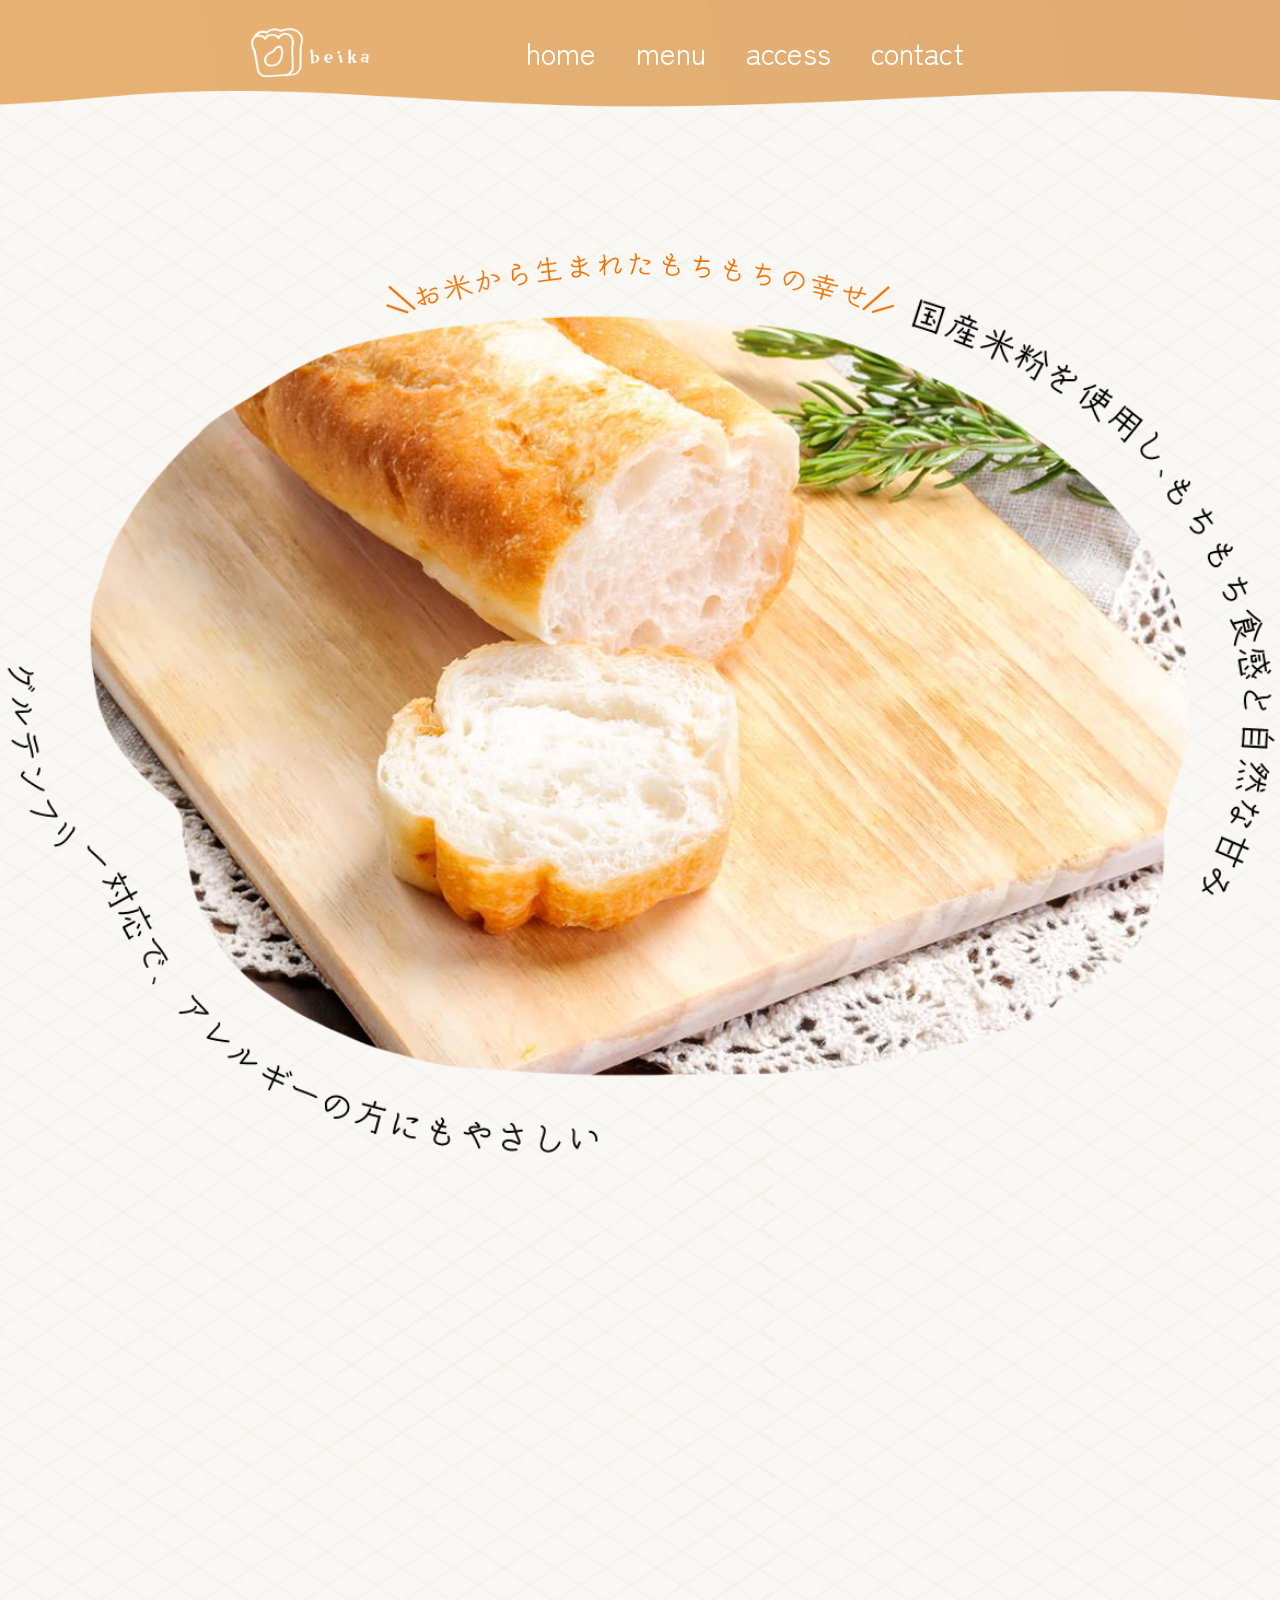
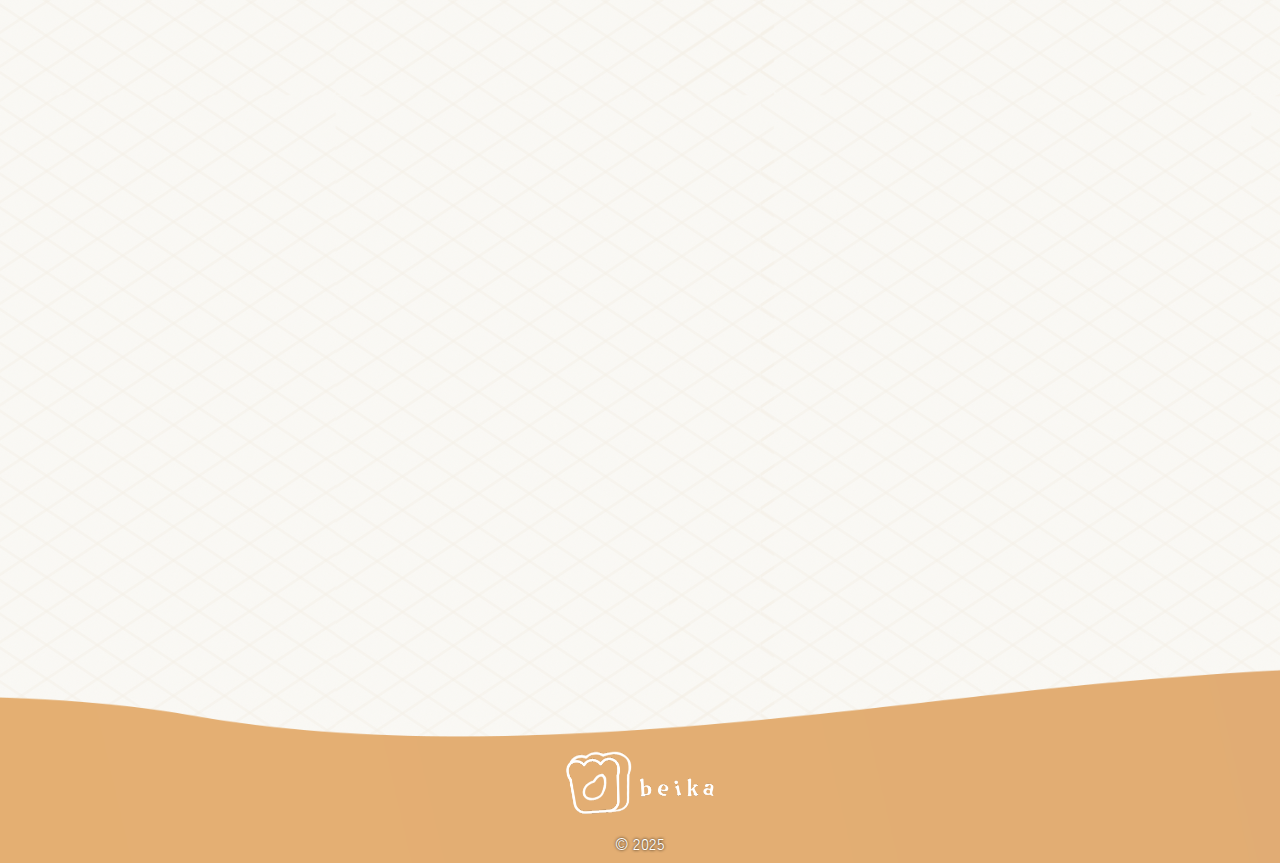
<file: index.html>
<!DOCTYPE html>
<html lang="ja">
<head>
    <meta charset="UTF-8">
    <meta name="viewport" content="width=device-width, initial-scale=1.0">

    <link href="https://fonts.googleapis.com/css2?family=Zen+Maru+Gothic&display=swap" rel="stylesheet">
    
    <title>米粉パン工房 米香(架空サイト)</title>


    <link rel="stylesheet" href="style.css">
    
</head>

<body>
    
<header>
  <nav class="nav-bar">
    <a href="" class="nav-logo-link">
      <img src="images/logo.png" alt="logo" class="nav-logo">    
    </a>

    <div class="nav-menu">
      <a href="" class="">home</a>
      <a href="#menu" id="menu-link">menu</a>
      <a href="#info">access</a>
       <a href="contact.html">contact</a>
    </div>
  </nav>

 <a href="#" class="header-link">
  <div class="header-image-wrapper">
    <img src="images/header01.png" alt="ヘッダー画像" class="header-image">
  </div>
</a>

</header>

    <main>
       <h1>
  <img src="images/main-text.png" alt="お米から生まれたもちもちの幸せ" class="main-text">
</h1>
<img src="images/main-img.png" alt="パンの画像" class="main-img">


    </main>

    <section class="menu-section" id="menu">
        <!--メニュー見出し-->
        <img src="images/menu-ribbon.png" alt="メニュー見出し" class="menu-title-img">

        <!--メニュー6種-->
        <div class="menu-items">
            <a href="https://ja.wikipedia.org/wiki/%E3%81%82%E3%82%93%E3%83%91%E3%83%B3" class="menu-link">
                <img src="images/anpan.png" alt="あんぱん" class="menu-item-img anpan">
            </a>
            <a href="https://ja.wikipedia.org/wiki/%E3%82%AF%E3%83%AD%E3%83%AF%E3%83%83%E3%82%B5%E3%83%B3" class="menu-link">
                <img src="images/kurowassan.png" alt="クロワッサン" class="menu-item-img kurowassan">
            </a>
            <a href="https://ja.wikipedia.org/wiki/%E3%82%AF%E3%83%AB%E3%83%9F" class="menu-link">
                <img src="images/kurumipan.png" alt="くるみパン" class="menu-item-img kurumipan">
            </a>
            <a href="https://ja.wikipedia.org/wiki/%E3%83%95%E3%83%A9%E3%83%B3%E3%82%B9%E3%83%91%E3%83%B3" class="menu-link">
                <img src="images/Francepan.png" alt="フランスパン" class="menu-item-img Francepan">
            </a>
            <a href="https://ja.wikipedia.org/wiki/%E3%83%99%E3%83%BC%E3%82%B0%E3%83%AB" class="menu-link">
                <img src="images/bagel.png" alt="ベーグル" class="menu-item-img bagel">
            </a>
            <a href="https://ja.wikipedia.org/wiki/%E3%82%AF%E3%83%AA%E3%83%BC%E3%83%A0%E3%83%91%E3%83%B3" class="menu-link">
                <img src="images/creampan.png" alt="クリームパン" class="menu-item-img creampan">
            </a>


        </div>
    </section>

    <section class="shop-info-section" id="info">
        <h2>SHOP</h2>
        <p><span class="label">■ access</span> <span class="value">大阪市米粉丁目工房番地1-1-1</span></p>
        <p><span class="label">■ open</span> <span class="value">月~土 10:00~19:00</span></p>
        <p><span class="label">■ tel</span> <span class="value">1212-343-565</span></p>


    </section>



    <footer class="footer">
        <img src="images/footer.png" alt="フッター画像" class="footer-bg">
        <div class="footer-overlay">
            <a href="#" class="footer-logo-link">
      <img src="images/logo.png" alt="ロゴ画像" class="footer-logo">
            </a>
            <span>© 2025</span>

        </div>




    </footer>


    <script src="script.js"></script>

</body>
</html>
</file>
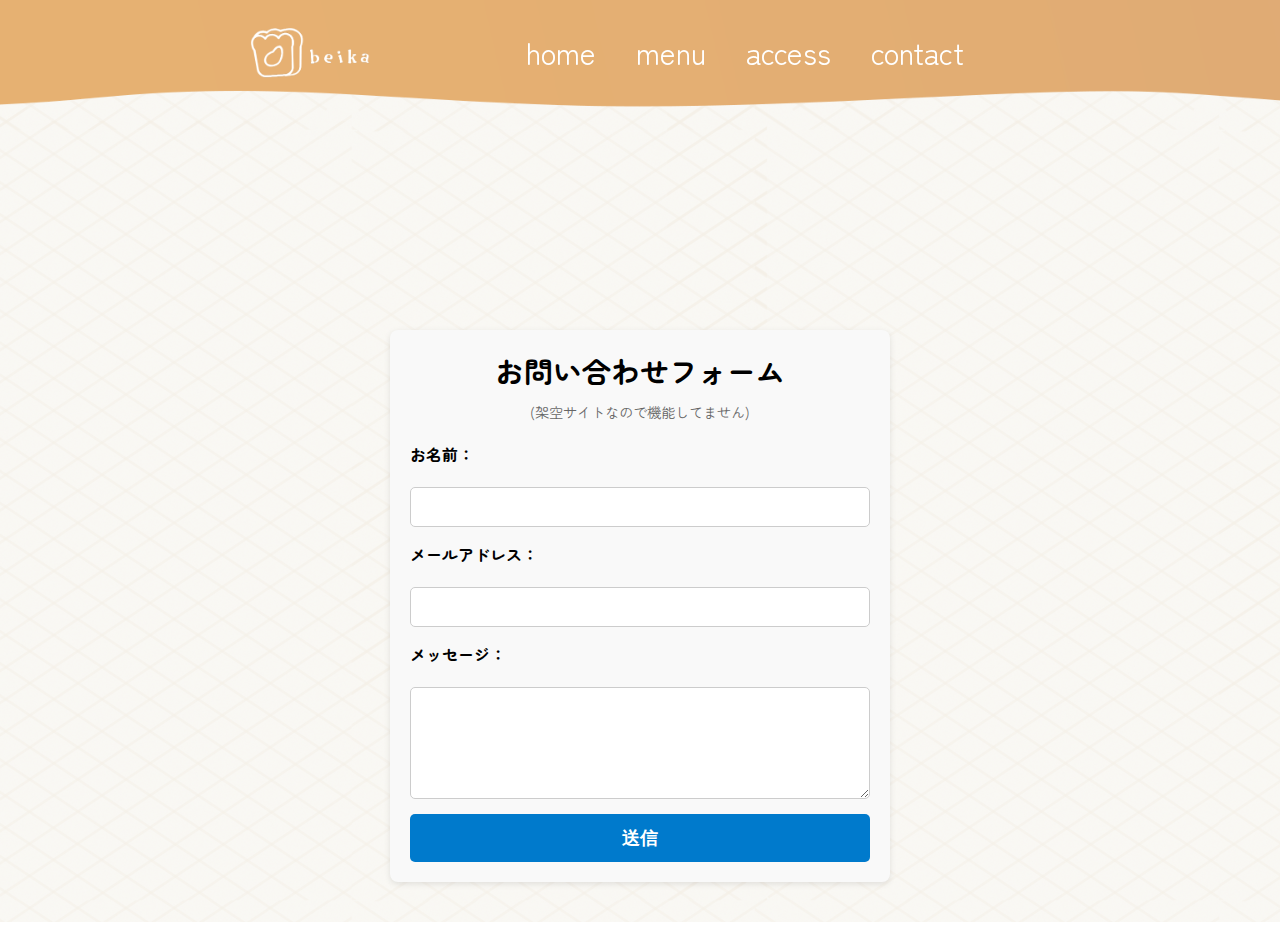
<file: contact.html>
<!DOCTYPE html>
<html lang="ja">
<head>
  <meta charset="UTF-8" />
  <title>お問い合わせ - Your Site</title>
  <link href="https://fonts.googleapis.com/css2?family=Zen+Maru+Gothic&display=swap" rel="stylesheet">
  <link rel="stylesheet" href="style.css">
</head>


<body class="contact-page">

  <header>
    <nav class="nav-bar">
      <a href="index.html" class="nav-logo-link">
        <img src="images/logo.png" alt="logo" class="nav-logo">    
      </a>

      <div class="nav-menu">
        <a href="index.html">home</a>
        <a href="index.html#menu" id="menu-link">menu</a>
        <a href="index.html#info">access</a>
        <a href="contact.html">contact</a>
      </div>
    </nav>

    <a href="#" class="header-link">
      <div class="header-image-wrapper">
        <img src="images/header01.png" alt="ヘッダー画像" class="header-image">
      </div>
    </a>
  </header>

  <main>
    <section class="contact-section">
      <h2>お問い合わせフォーム</h2>
      <p class="sub-note">(架空サイトなので機能してません)</p>
      <form action="" method="POST" class="contact-form">
        <label for="name">お名前：</label>
        <input type="text" id="name" name="name" required>

        <label for="email">メールアドレス：</label>
        <input type="email" id="email" name="email" required>

        <label for="message">メッセージ：</label>
        <textarea id="message" name="message" rows="5" required></textarea>

        <button type="submit">送信</button>
      </form>
    </section>
  </main>

</body>
</html>
</file>
<file: style.css>
/* --- リセット --- */
* {
  margin: 0;
  padding: 0;
  box-sizing: border-box;
}

/* --- 全体のフォント・背景 --- */
body {
  font-family: "Zen Maru Gothic", sans-serif;
  background-image: url("images/background.png");
  background-position: center;
  background-size: cover;
  width: auto;
}

/* --- ヘッダー --- */
header {
  position: relative;
  width: 100%;
}

/* ヘッダー画像 */
.header-image-wrapper {
  width: 100%;
  position: fixed;
  top: 0;
  left: 0;
  z-index: 1000;
}

.header-image-wrapper img.header-image {
  width: 100%;
  height: clamp(80px, 10vw, 110px);
  object-fit: cover;
  display: block;
}

/* --- ナビゲーションバー --- */
.nav-bar {
  position: fixed;
  top: 0;
  left: 50%;
  transform: translateX(-65%);
  width: 1200px;
  padding: 20px 40px;
  box-sizing: border-box;
  z-index: 2000;
  display: flex;
  justify-content: space-between;
  align-items: center;
}

/* ナビバー 768px以下対応 */
@media (max-width: 768px) {
  .nav-bar {
    left: 0;
    transform: none;
    width: 100%;
    padding: 20px 20px;
  }
}

/* ロゴ */
.nav-logo {
  width: 120px;
  height: auto;
  margin-top: 9px;
  margin-left: 350px;
  position: relative;
  top: -1px;
}

/* ロゴ 768px以下 */
@media (max-width: 768px) {
  .nav-logo {
    margin-left: -10px;
    top: -3px;
    width: 80px;
  }
}

/* ナビメニュー */
.nav-menu {
  display: flex;
  gap: 30px;
  margin-left: auto;
  padding-right: 5%;
}

.nav-menu a {
  font-size: 30px;
  margin-left: 10px;
  text-decoration: none;
  color: white;
}

/* ナビメニュー 768px以下 */
@media (max-width: 768px) {
  .nav-menu a {
    font-size: 14px;
    margin-left: 8px;
  }
  .nav-menu {
    gap: 8px;
    position: relative;
    right: -20px;
  }
}

.nav-menu a:first-child {
  margin-left: 0;
}

/* --- メインテキスト --- */
.main-text {
  opacity: 0;
  transform: translateY(60px);
  transition: opacity 1s ease, transform 1s ease;
  width: clamp(300px, 40%, 600px);
  margin: 20px auto 0 auto;
  display: block;
    margin-top: 120px; 
}

/* メインテキスト 768px以下 */
@media (max-width: 768px) {
  .main-text {
    width: clamp(240px, 90%, 500px);
    margin-top: 30px;
  }
  .main-img {
    width: clamp(250px, 95%, 550px);
    margin: -10px auto 0 auto;
  }
}

/* メインテキスト アニメーション */
.main-text.animate {
  opacity: 1;
  transform: translateY(20px);
}

.image-section {
  padding: 40px 0;
}


main {
  padding-top: 180px; /* ← ここで全体を下げる */
}



.image-section img,
.main-img {
  max-width: none;
  width: 100%;
  height: auto;
  border-radius: 8px; /* 角丸を*/
  box-shadow: none; /* シャドウを消す */
  background-color: transparent; /* 背景を透明に */
  transition: transform 0.3s ease;
}

.image-section img:hover,
.main-img:hover {
  transform: scale(1.05);
  cursor: pointer;
}

/* --- カルーセルの基本レイアウト --- */
.carousel-container {
  position: relative;
  width: 100%;
  max-width: 1600px;
  margin: 0 auto;
  overflow: hidden;
}

.carousel-track-wrapper {
  overflow: hidden;
  width: 100%;
}

.carousel-track {
  display: flex;
  transition: transform 0.5s ease;
}

.carousel-slide {
  flex: 0 0 calc(100% / 3); /* 3枚を均等に分ける */
  padding: 0 6px; /* 両側に隙間（合計gap 12px） */
  box-sizing: border-box;
}

.carousel-slide img {
  width: 100%;
  height: auto;
  border-radius: 8px;
  display: block;
}

/* ボタン（前・次） */
.carousel-button {
  position: absolute;
  top: 50%;
  transform: translateY(-50%);
  background: rgba(255, 255, 255, 0.8);
  border: none;
  padding: 12px;
  cursor: pointer;
  z-index: 10;

  /* ▼ 追加・変更 ▼ */
  width: 40px;
  height: 40px;
  border-radius: 50%;       /* ← 丸くする */
  font-size: 18px;           /* 中の矢印の大きさ */
  display: flex;
  align-items: center;
  justify-content: center;
  box-shadow: 0 2px 5px rgba(0,0,0,0.3); /* 軽く立体感 */
  transition: background 0.3s ease;
}

.carousel-button:hover {
  background: rgba(255, 255, 255, 1); /* ホバーで少し濃く */
}

.carousel-button.prev {
  left: 10px;
}

.carousel-button.next {
  right: 10px;
}

/* ドットナビゲーション */
.carousel-dots {
  text-align: center;
  margin-top: 10px;
}

.carousel-dots button {
  border: none;
  background: #ccc;
  border-radius: 50%;
  width: 12px;
  height: 12px;
  margin: 0 4px;
  cursor: pointer;
}

.carousel-dots button.active {
  background: #333;
}



/* --- メニューセクション --- */
.menu-section {
  padding-top: 0;
  text-align: center;
  margin-top: 100px;
  opacity: 0;
  transform: translateY(50px);
  transition: opacity 2s ease, transform 2s ease;
  scroll-margin-top: unset;
}


@media (max-width: 768px) {
  .menu-section {
    margin-top: 40px !important;
  }

  .menu-title-img {
    width: 180px !important;
  }
}



.menu-section.show {
  opacity: 1;
  transform: translateY(0);
}

/* メニュータイトル画像 */
.menu-title-img {
  width: 300px;
  height: auto;
  margin-bottom: 30px;
}




/* メニューアイテムのグリッド */
.menu-items {
  display: grid;
  grid-template-columns: repeat(3, minmax(100px, 1fr));
  gap: 20px;
  max-width: 660px;
  margin: 0 auto;
  padding: 0 10px;
}

/* 480px以下のスマホ対応 */
@media (max-width: 480px) {
  .menu-items {
    max-width: 100%;
    padding: 0 10px;
    gap: 8px;
    box-sizing: border-box;
    grid-template-columns: repeat(3, 1fr);
  }

  .menu-link {
    width: 100%;
    padding: 0;
    box-sizing: border-box;
  }

  .menu-item-img {
    width: 100%;
    max-height: 140px;
    object-fit: contain;
  }

  .menu-item-name {
    width: 100% !important;
    margin-left: 0 !important;
    padding: 0 8px;
    text-align: center;
  }
}

/* メニューアイテム画像・名前 */
.menu-item-img,
.menu-item-name {
  max-width: 100%;
  height: auto;
  display: block;
}

.menu-item-name {
  width: 150px;
  height: 40px;
  object-fit: contain;
  display: block;
  margin-top: 10px;
  margin-left: 25px;
}

/* クロワッサンの名前だけ画像が小さいので少し大きく */
.menu-item-name.kurowassan-name {
  width: 180px;
  height: auto;
  margin-top: 30px;
  margin-left: 8px;
}

/* メニューアイテム画像 */
.menu-item-img {
  width: 100%;
  max-height: 300px;
  object-fit: contain;
  display: block;
}

/* ホバーで拡大 */
.menu-link {
  display: inline-block;
  width: 100%;
  overflow: hidden;
  cursor: pointer;
}

.menu-link:hover .menu-item-img {
  transform: scale(1.08);
  transition: transform 0.3s ease;
}

/* --- ショップ情報セクション --- */
.shop-info-section {
  width: 50%;
  max-width: 490px;
  margin: 100px auto 20px auto;
  padding: 20px;
  background-color: rgba(255, 255, 255, 0.8);
  border-radius: 8px;
  font-size: 16px;
  line-height: 1.6;
  opacity: 0;
  transform: translateY(50px);
  transition: opacity 0.8s ease, transform 0.8s ease;
}

@media (max-width: 768px) {
  .shop-info-section {
    width: 90%;
    max-width: none;
    margin: 50px auto 20px auto;
    padding: 15px;
  }
}

.shop-info-section.show {
  opacity: 1;
  transform: translateY(0);
}

/* --- シェアアイコン --- */
.share-icon {
  display: flex;
  justify-content: center;
  gap: 40px;
  margin-top: 50px;
}

.share-icon img {
  width: 50px;
  height: auto;
}

/* --- フッター --- */
.footer {
  position: relative;
  width: 100%;
  height: 200px;
  overflow: hidden;
}

.footer-bg {
  width: 100%;
  height: 100%;
  object-fit: cover;
  display: block;
}

.footer-overlay {
  position: absolute;
  top: 70%;
  left: 50%;
  transform: translate(-50%, -50%);
  display: flex;
  flex-direction: column;
  align-items: center;
  gap: 3px;
  color: white;
  font-family: "Zen Maru Gothic", sans-serif;
  font-size: 16px;
  text-shadow: 0 0 3px #000;
}

.footer-logo {
  width: 150px;
  height: auto;
  margin-bottom: 8px;
}

.footer-link {
  color: white;
  text-decoration: none;
}

.footer-link:hover {
  text-decoration: underline;
}

/* --- アニメーション用 --- */
.animate-in {
  opacity: 1 !important;
  transform: translateY(0) !important;
  transition: opacity 1s ease, transform 1s ease;
}


@media (max-width: 768px) {
  .carousel-slide {
    flex: 0 0 100% !important; /* ← 上書き優先 */
    padding: 0 !important;     /* ← スマホではpaddingなし */
  }

  .carousel-track {
    gap: 0 !important;         /* gapもなしにするならこれ */
  }

  .carousel-container {
    padding: 0 !important;     /* コンテナのpaddingも無効化 */
  }

  .carousel-track {
    margin-left: 0 !important;
    width: 100% !important;
  }
}




/* --- お問い合わせフォーム --- */
.contact-section {
  max-width: 500px;
  margin: 150px auto 40px auto;
  padding: 20px;
  background-color: #f9f9f9;
  border-radius: 8px;
  box-shadow: 0 2px 6px rgba(0,0,0,0.1);
  font-family: 'Zen Maru Gothic', sans-serif;
}

.contact-section h2 {
  font-size: 1.8rem;
  margin-bottom: 10px;
  text-align: center;
}

.sub-note {
  font-size: 0.9rem;
  color: #666;
  text-align: center;
  margin-bottom: 20px;
}

.contact-form {
  display: flex;
  flex-direction: column;
  gap: 15px;
}

.contact-form label {
  font-weight: 600;
  margin-bottom: 6px;
  display: block;
}

.contact-form input[type="text"],
.contact-form input[type="email"],
.contact-form textarea {
  width: 100%;
  padding: 10px 12px;
  font-size: 1rem;
  border: 1px solid #ccc;
  border-radius: 5px;
  resize: vertical;
  box-sizing: border-box;
  transition: border-color 0.3s ease;
}

.contact-form input[type="text"]:focus,
.contact-form input[type="email"]:focus,
.contact-form textarea:focus {
  outline: none;
  border-color: #007acc;
  box-shadow: 0 0 4px rgba(0,122,204,0.5);
}

.contact-form button {
  background-color: #007acc;
  color: white;
  border: none;
  padding: 12px;
  font-size: 1.1rem;
  font-weight: bold;
  border-radius: 5px;
  cursor: pointer;
  transition: background-color 0.3s ease;
}

.contact-form button:hover {
  background-color: #005f99;
}

@media (max-width: 480px) {
  .contact-section {
    margin: 20px 15px;
    padding: 15px;
  }
}


@media (min-width: 481px) {
  .menu-item-img {
    max-height: 260px !important;  /* ← ここを調整（例：260px） */
  }
}


@media (min-width: 769px) {
  .menu-item-img {
    max-height: 400px !important;
  }

  .menu-items {
    max-width: 900px;
  }
}
</file>
